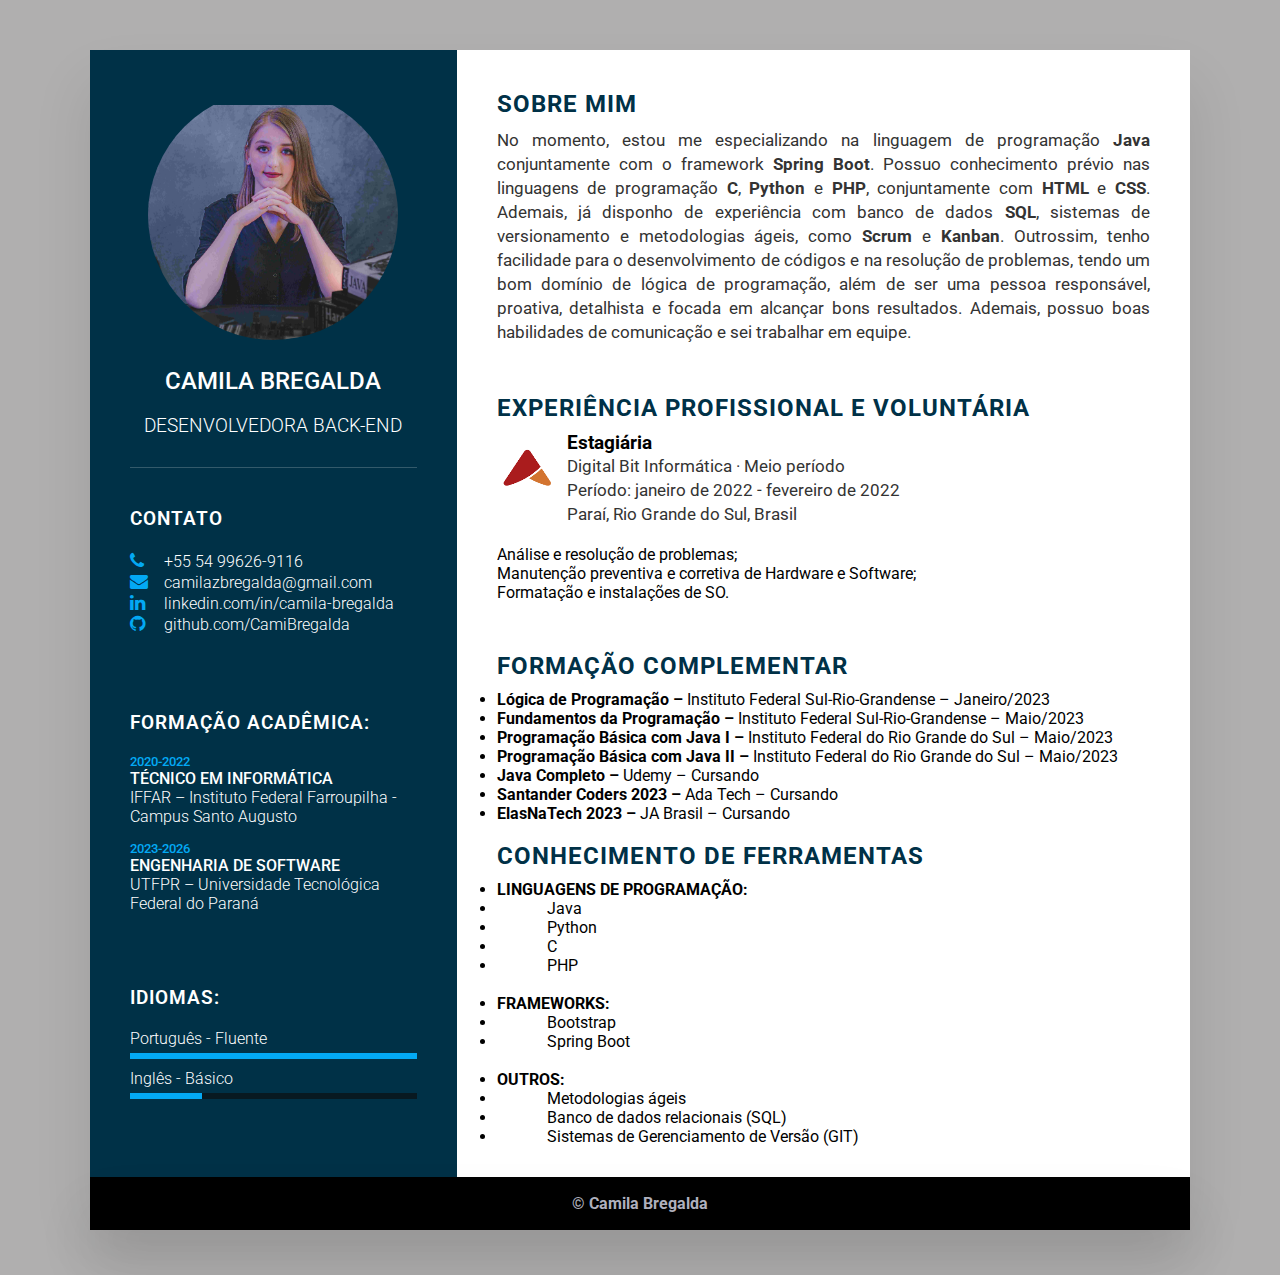
<file: Currículo/index.html>
<!Doctype html>
<html>
    <head>        
        <meta charset="utf-8">
        <meta name="viewport" content="width=device-width, initial-scale=1.0">
        <title>Currículo</title>
        <link rel="stylesheet" type="text/css" href="style.css"/>
        <link href="https://fonts.googleapis.com/css2?family=Roboto:wght@300;400&display=swap" rel="stylesheet">
        <link rel="stylesheet" href="https://cdnjs.cloudflare.com/ajax/libs/font-awesome/4.7.0/css/font-awesome.css" integrity="sha512-5A8nwdMOWrSz20fDsjczgUidUBR8liPYU+WymTZP1lmY9G6Oc7HlZv156XqnsgNUzTyMefFTcsFH/tnJE/+xBg==" crossorigin="anonymous" referrerpolicy="no-referrer"/>
    </head>

    <body>
        <div class="container">
        <!-- Lado Esquerdo do currículo. -->

            <!-- Abre div lado esquerdo. -->
            <div class="lado_Esquerdo">
                <div class="textoPerfil">
                    <div class="imgBox">
                        <img src="img/Camila Bregalda.jpg" width="300" height="280">
                    </div>
                    <h2>Camila Bregalda<br>
                    <span>DESENVOLVEDORA BACK-END</span></h2>
                </div>
            
                <!-- Parte de contato. -->

                <div class="infoContato">
                    <h3 class="titulo">Contato</h3>
                    <ul>
                        <span class="icon"><i class="fa fa-phone" aria-hidden="true"></i></span>
                        <span class="texto">+55 54 99626-9116</span>
                        <br>
                        <span class="icon"><i class="fa fa-envelope" aria-hidden="true"></i></span>
                        <span class="texto"><a href="mailto:camilazbregalda@gmail.com?subject=Assunto" style="text-decoration: none"><font color=white>camilazbregalda@gmail.com</a></font></span>
                        <br>
                        <span class="icon"><i class="fa fa-linkedin" aria-hidden="true"></i></span>
                        <span class="texto"><a href="https://www.linkedin.com/in/camila-bregalda/" style="text-decoration: none"><font color=white>linkedin.com/in/camila-bregalda</a></font></span>
                        <br>
                        <span class="icon"><i class="fa fa-github" aria-hidden="true"></i></span>
                        <span class="texto"><a href="https://github.com/CamiBregalda" style="text-decoration: none"><font color=white>github.com/CamiBregalda</a></font></span>
                    </ul>
                </div>

                <!-- Fim da parte de contato. -->

                <br><br>

                <!-- Parte de educação. -->

                <div class="infoContato formacao">
                    <h3 class="titulo">Formação acadêmica:</h3>
                    <ul>
                        <li>
                            <h5>2020-2022</h5>
                            <h4>TÉCNICO EM INFORMÁTICA</h4>
                            <h4>IFFAR – Instituto Federal Farroupilha - Campus Santo Augusto</h4>
                        </li>
                        <li>
                            <h5>2023-2026</h5>
                            <h4>ENGENHARIA DE SOFTWARE</h4>
                            <h4>UTFPR – Universidade Tecnológica Federal do Paraná</h4>
                        </li>
                    </ul>
                </div>

                <!-- Fim da parte de educação.  -->
                
                <br>

                <!-- Parte de linguagem. -->

                <div class="infoContato linguagem">
                    <h3 class="titulo">Idiomas:</h3>
                    <ul>
                        <li>
                            <span class="texto">Português - Fluente</span>
                            <span class="porcentagem">
                                <div style="width: 100%;"></div>
                            </span>
                        </li>
                        <li>
                            <span class="texto">Inglês - Básico</span>
                            <span class="porcentagem">
                                <div style="width: 25%;"></div>
                            </span>
                        </li>
                    </ul>
                </div>
            </div> <!-- Fecha div lado esquerdo. -->

            <!-- Fim da parte de linguagem. -->

            <!-- Fim do lado esquerdo. -->

        
            <!-- Lado direito do currículo. -->

            <!-- Abre div lado direito. -->
            <div class="lado_Direito"> 
                <div class="about">
                    <h2 class="titulo2">SOBRE MIM</h2>
                    <p style="text-align: justify;">
                        No momento, estou me especializando na linguagem de programação <strong>Java</strong> conjuntamente com o framework <strong>Spring Boot</strong>. 
                        Possuo conhecimento prévio nas linguagens de programação <strong>C</strong>, <strong>Python</strong> e <strong>PHP</strong>, conjuntamente com 
                        <strong>HTML</strong> e <strong>CSS</strong>. Ademais, já disponho de experiência com banco de dados <strong>SQL</strong>, sistemas de versionamento e 
                        metodologias ágeis, como <strong>Scrum</strong> e <strong>Kanban</strong>. Outrossim, tenho facilidade para o desenvolvimento de códigos e na 
                        resolução de problemas, tendo um bom domínio de lógica de programação, além de ser uma pessoa responsável, proativa, detalhista e focada em 
                        alcançar bons resultados. Ademais, possuo boas habilidades de comunicação e sei trabalhar em equipe.
                    </p>
                </div>
                <div class="about">
                    <div class="exp-prof">
                        <h2 class="titulo2">EXPERIÊNCIA PROFISSIONAL E VOLUNTÁRIA</h2>
                        <img src="./img/DigitalBit.png" alt="Imagem" width="50" height="50">
                        <div class="texto">
                            <h3>Estagiária</h3>
                            <p>Digital Bit Informática · Meio período</p>
                            <p>Período: janeiro de 2022 - fevereiro de 2022</p>
                            <p>Paraí, Rio Grande do Sul, Brasil</p><br>
                        </div>
                    </div>
                        <div class="texto">
                            <li>Análise e resolução de problemas;</li>
                            <li>Manutenção preventiva e corretiva de Hardware e Software;</li>
                            <li>Formatação e instalações de SO.</li>
                        </div>
                </div>
                <div class="about habilidades">
                    <h2 class="titulo2">FORMAÇÃO COMPLEMENTAR</h2>
                    <li><b>Lógica de Programação – </b>Instituto Federal Sul-Rio-Grandense – Janeiro/2023</li>
                    <li><b>Fundamentos da Programação – </b>Instituto Federal Sul-Rio-Grandense – Maio/2023</li>
                    <li><b>Programação Básica com Java I – </b>Instituto Federal do Rio Grande do Sul – Maio/2023</li>
                    <li><b>Programação Básica com Java II – </b>Instituto Federal do Rio Grande do Sul – Maio/2023</li>
                    <li><b>Java Completo – </b>Udemy – Cursando</li>
                    <li><b>Santander Coders 2023 – </b>Ada Tech – Cursando</li>
                    <li><b>ElasNaTech 2023 – </b>JA Brasil – Cursando</li> <br>

                    <h2 class="titulo2">CONHECIMENTO DE FERRAMENTAS</h2>

                    <li><b>LINGUAGENS DE PROGRAMAÇÃO:</b></li>
                    <li style="text-indent: 50px">Java</li>
                    <li style="text-indent: 50px">Python</li>
                    <li style="text-indent: 50px">C</li>
                    <li style="text-indent: 50px">PHP</li><br>

                    <li><b>FRAMEWORKS:</b></li>
                    <li style="text-indent: 50px">Bootstrap</li>
                    <li style="text-indent: 50px">Spring Boot</li><br>

                    <li><b>OUTROS:</b></li>
                    <li style="text-indent: 50px">Metodologias ágeis</li>
                    <li style="text-indent: 50px">Banco de dados relacionais (SQL)</li>
                    <li style="text-indent: 50px">Sistemas de Gerenciamento de Versão (GIT)</li><br>
                </div>
                
            </div>
            <!-- Fecha div lado direito. -->
    


            <!-- Inicia a div do rodapé. -->
            <div class="rodape">
                <h4>&copy Camila Bregalda</h4>
            </div>
            <!-- Fecha a div do rodapé. -->
    
        <!-- Fecha a div do container. -->
        </div>

    </body>
    </html>

<!-- comentário -->
</file>
<file: Currículo/style.css>
*{
    margin: 0;
    padding: 0;
    box-sizing: border-box;
    font-family: 'Roboto', sans-serif;}

body{
    background: rgb(176, 175, 175);
    display: flex;
    justify-content: center;
    align-items: center;
    min-height: 100vh;
}

.container {
    position: relative;
    width: 100%;
    max-width: 1100px;
    min-height: 1000px;
    background: #fff;
    margin: 50px;
    margin-bottom: 70px;
    display: grid;
    grid-template-columns: 1fr 2fr;
    box-shadow: 0 35px 55px rgba(0, 0, 0, 0.1);
}

/* Começo do style da parte esquerda. */

.container .lado_Esquerdo{
    position: relative;
    background: #003147;
    padding: 40px;
}

.textoPerfil{
    position: relative;
    display: flex;
    flex-direction: column;
    align-items: center;
    padding-bottom: 20px;
    border-bottom: 1px solid rgba(255, 255, 255, 0.2);
}

.textoPerfil .imgBox{
    position: relative;
    width: 250px;
    height: 250px;
    border-radius:50%;
    overflow: hidden;
}

.textoPerfil .imgBox img{
    position: absolute;
    top: 0;
    left: 0;
    width: 100%;
    height: 100%;
    object-fit: cover;
}

.textoPerfil h2{
    color: #fff;font-size: 1.5em;
    margin-top:20px;
    text-transform: uppercase;
    text-align: center;
    font-weight: 500;
    line-height: 1.8em;
}

.textoPerfil h2 span{
    font-size: 0.8em;
    font-weight: 300;
}

.infoContato {
    padding-top: 40px;
}

.titulo{
    color: #fff;
    text-transform: uppercase;
    font-weight: 600;
    letter-spacing: 1px;
    margin-bottom: 20px;
}

.infoContato ul{
    position: relative; 
}

.infoContato ul li{ 
    position: relative;
    list-style: none;
    margin: 10px 0;
    cursor: pointer;
}

.infoContato ul .icon{ 
    display: inline-block;
    width: 30px;
    font-size: 18px;
    color: #03a9f4;
}

.infoContato ul span{ 
    color: #fff;
    font-weight: 300;
}

.infoContato.formacao li{
    margin-bottom:15px;
}

.infoContato.formacao h5{
    color: #03a9f4;
    font-weight: 500;
}

.infoContato.formacao h4:nth-child(2){
    color: #fff;
    font-weight: 500;
}

.infoContato.formacao h4{
    color: #fff;
    font-weight: 300;
}

.infoContato.linguagem .porcentagem{
    position: relative;
    width: 100%;
    height: 6px;
    background: #081921;
    display: block;
    margin-top: 5px;
}

.infoContato.linguagem .porcentagem div{
    position: absolute;
    top: 0;
    left: 0;
    height: 100%;
    background: #03a9f4;
}

/* Fim do style da parte esquerda. */

/* Começo do style da parte direita. */

.container .lado_Direito{
    position: relative;
    background: #fff;
    padding: 40px;
}

.about{
    margin-bottom: 50px;
}

.about:last-child{
    margin-bottom: 0;
}

.titulo2{
    color: #003147;
    text-transform: uppercase;
    letter-spacing: 1px;
    margin-bottom: 10px;
}

p{
    color: #333;
    font-size: 17px;
    line-height: 1.5rem;
}
.exp-prof {
    width: 100%;
    overflow: hidden;
    /* Limpa o float */
}

img {
    float: left;
    /* Posiciona a imagem à esquerda */
    margin-right: 10px;
    /* Adapte a margem conforme necessário */
    margin-top: 15px;
    width: 60px;
    border-radius: 50px;
}

.texto {
    overflow: hidden;
    /* Limpa o float */
}

h3,
p {
    margin: 0;
    /* Remove as margens padrão */
}
.texto p span{
    text-transform: uppercase;
    /* color: #03a9f4; */
    font-weight: 500;
    font-size: 13px;
}

.about .box{
    display: flex;
    flex-direction: row;
    margin: 20px 0;
}

.about .box .tempo{
    min-width: 150px;
}

.about .box .tempo h5{
    text-transform: uppercase;
    color: #848c90;
    font-weight: 600;
}

.about .box .texto h4{
    text-transform: uppercase;
    color: #003147;
    font-size: 16px;
}

.about .box .texto span{
    text-transform: uppercase;
    color: #03a9f4;
    /* font-size: 16px; */
}

.habilidades .box{
    position: relative;
    width: 100%;
    /* display: grid; */
    /* grid-template-columns: 150px 1fr; */
    /* justify-content:center; */
    /* align-items:center; */
}

.habilidades .box p span{
    text-transform: uppercase;
    color: #03a9f4;
    font-weight: 500;
}

/* Fim do style da parte direita. */



/* Início do style do rodapé */

.rodape {
    position: absolute;
    bottom: -25px;
    line-height: 35px;
    width: 100%;
    background: #000000;
    color: #afb0bd;
    box-shadow: 0 35px 55px rgba(0, 0, 0, 0.1);
    text-align: center; 
    padding: 9px 0px; 
    margin: 0px;
}

/* Fim do style do rodapé */
</file>
